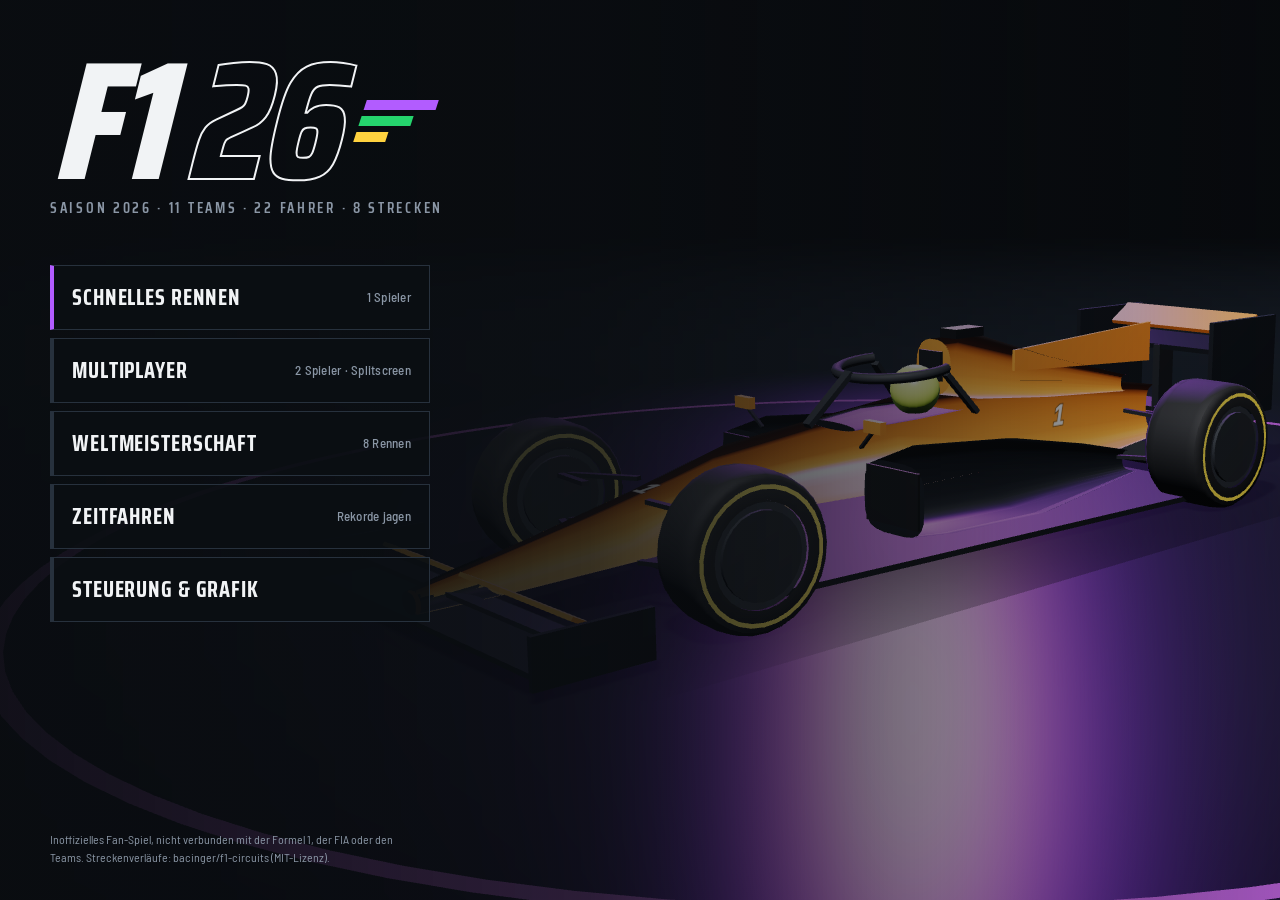
<file: f1/index.html>
<!doctype html>
<html lang="de">
<head>
<meta charset="utf-8">
<meta name="viewport" content="width=device-width, initial-scale=1, viewport-fit=cover">
<title>F1 26</title>
<link rel="icon" href="data:,">
<link rel="preconnect" href="https://fonts.googleapis.com">
<link rel="preconnect" href="https://fonts.gstatic.com" crossorigin>
<link rel="stylesheet" href="https://fonts.googleapis.com/css2?family=Saira+Condensed:ital,wght@0,500;0,700;0,800;1,800&family=Barlow+Semi+Condensed:wght@400;500;600;700&display=swap">
<link rel="stylesheet" href="style.css">
<script type="importmap">{"imports":{"three":"../lib/three.module.min.js"}}</script>
</head>
<body>
<canvas id="gl"></canvas>

<div id="hud" hidden>
  <div id="tower"><div class="tw-head"><span id="tw-lap">RUNDE 1/3</span><span id="tw-track"></span></div><ol id="tw-list"></ol></div>
  <canvas id="minimap" width="240" height="240"></canvas>
  <div id="lights" hidden><i></i><i></i><i></i><i></i><i></i></div>
  <div class="pl" id="pl0"></div>
  <div class="pl" id="pl1" hidden></div>
  <div id="touch" hidden>
    <div class="tz left"><button data-k="left" aria-label="Links">&#9664;</button><button data-k="right" aria-label="Rechts">&#9654;</button></div>
    <div class="tz right"><button data-k="boost" class="sm">BOOST</button><button data-k="down" class="sm">BREMSE</button><button data-k="up">GAS</button></div>
  </div>
  <button id="pause-btn" aria-label="Pause">II</button>
  <div id="rotate">Handy quer halten</div>
</div>

<div id="screen" class="screen"></div>
<div id="fade"></div>

<script type="module" src="js/main.js"></script>
</body>
</html>
</file>
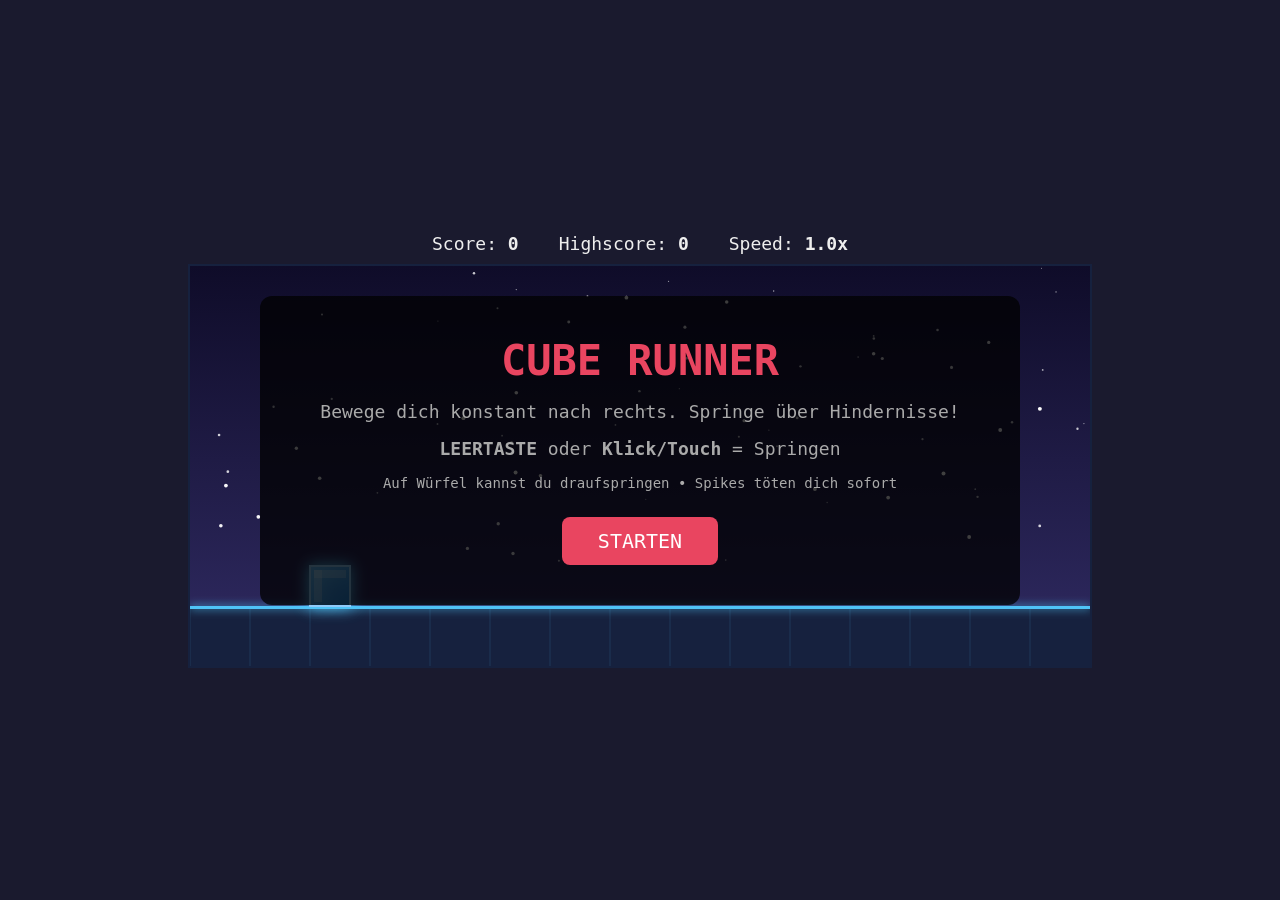
<file: game.html>
<!DOCTYPE html>
<html lang="de">
<head>
<meta charset="UTF-8">
<title>Cube Runner</title>
<style>
  * { margin: 0; padding: 0; box-sizing: border-box; }
  body { background: #1a1a2e; display: flex; flex-direction: column; align-items: center; justify-content: center; height: 100vh; font-family: monospace; }
  canvas { border: 2px solid #16213e; display: block; }
  #ui { color: #eee; margin-bottom: 10px; font-size: 18px; display: flex; gap: 40px; }
  #overlay {
    position: absolute; display: flex; flex-direction: column; align-items: center; justify-content: center;
    background: rgba(0,0,0,0.75); color: white; font-family: monospace; border-radius: 12px;
    padding: 40px 60px; gap: 16px;
  }
  #overlay h1 { font-size: 42px; color: #e94560; }
  #overlay p { font-size: 18px; color: #aaa; }
  #overlay .score { font-size: 28px; color: #f5a623; }
  #overlay button {
    margin-top: 10px; padding: 12px 36px; font-size: 20px; font-family: monospace;
    background: #e94560; color: white; border: none; border-radius: 8px; cursor: pointer;
    transition: background 0.2s;
  }
  #overlay button:hover { background: #c73652; }
</style>
</head>
<body>
<div id="ui">
  <span>Score: <b id="score">0</b></span>
  <span>Highscore: <b id="highscore">0</b></span>
  <span>Speed: <b id="speed">1.0x</b></span>
</div>
<canvas id="c" width="900" height="400"></canvas>
<div id="overlay">
  <h1>CUBE RUNNER</h1>
  <p>Bewege dich konstant nach rechts. Springe über Hindernisse!</p>
  <p><b>LEERTASTE</b> oder <b>Klick/Touch</b> = Springen</p>
  <p style="color:#aaa;font-size:14px">Auf Würfel kannst du draufspringen • Spikes töten dich sofort</p>
  <button id="startBtn">STARTEN</button>
</div>

<script>
const canvas = document.getElementById('c');
const ctx = canvas.getContext('2d');
const overlay = document.getElementById('overlay');
const scoreEl = document.getElementById('score');
const highscoreEl = document.getElementById('highscore');
const speedEl = document.getElementById('speed');
const startBtn = document.getElementById('startBtn');

const W = canvas.width, H = canvas.height;
const GROUND = H - 60;
const TILE = 40;

let state = 'menu'; // menu | playing | dead
let score = 0, highscore = 0, frameCount = 0;
let gameSpeed = 4;
let bgOffset = 0;

// Player
const player = {
  x: 120, y: GROUND - TILE,
  w: TILE, h: TILE,
  vy: 0,
  onGround: false,
  jumpsLeft: 0,
  dead: false,
  deathAnim: 0,
  trail: []
};

let obstacles = [];
let particles = [];
let stars = [];

// Generate background stars once
for (let i = 0; i < 80; i++) {
  stars.push({ x: Math.random() * W, y: Math.random() * (H - 100), r: Math.random() * 1.5 + 0.5, speed: Math.random() * 0.5 + 0.2 });
}

function reset() {
  player.x = 120;
  player.y = GROUND - TILE;
  player.vy = 0;
  player.onGround = false;
  player.jumpsLeft = 0;
  player.dead = false;
  player.deathAnim = 0;
  player.trail = [];
  obstacles = [];
  particles = [];
  score = 0;
  frameCount = 0;
  gameSpeed = 4;
  bgOffset = 0;
  spawnTimer = 0;
  nextSpawnIn = 60;
}

let spawnTimer = 0;
let nextSpawnIn = 60;

function difficulty() {
  // Increases every 500 score
  return 1 + Math.floor(score / 500) * 0.15;
}

function spawnObstacle() {
  const diff = difficulty();
  const rng = Math.random();
  const sx = W + 60;

  // At higher difficulties, allow more complex patterns
  if (diff > 1.6 && Math.random() < 0.3) {
    // Double obstacle
    spawnSingle(sx);
    spawnSingle(sx + TILE * 2.5 + Math.random() * TILE);
  } else {
    spawnSingle(sx);
  }
}

function spawnSingle(sx) {
  const diff = difficulty();
  const rng = Math.random();
  // spike chance increases with difficulty
  const spikeChance = Math.min(0.5, 0.2 + (diff - 1) * 0.3);

  if (rng < spikeChance) {
    // Spike (deadly, can't jump on)
    const count = Math.random() < 0.4 && diff > 1.3 ? 2 : 1;
    obstacles.push({ type: 'spike', x: sx, y: GROUND - 34, w: 24 * count, h: 34, count });
  } else {
    // Cube obstacle (can jump on top)
    const tall = diff > 1.5 && Math.random() < 0.3;
    const cubeH = tall ? TILE * 2 : TILE;
    obstacles.push({ type: 'cube', x: sx, y: GROUND - cubeH, w: TILE, h: cubeH });
  }
}

function jump() {
  if (state !== 'playing') return;
  if (player.jumpsLeft > 0) {
    player.vy = -13;
    player.jumpsLeft--;
    spawnParticles(player.x + player.w / 2, player.y + player.h, '#88aaff', 8);
  }
}

function spawnParticles(x, y, color, count) {
  for (let i = 0; i < count; i++) {
    particles.push({
      x, y,
      vx: (Math.random() - 0.5) * 5,
      vy: Math.random() * -4 - 1,
      life: 30 + Math.random() * 20,
      maxLife: 50,
      color,
      r: Math.random() * 4 + 2
    });
  }
}

function deathExplosion() {
  for (let i = 0; i < 30; i++) {
    const angle = (Math.PI * 2 * i) / 30;
    particles.push({
      x: player.x + player.w / 2,
      y: player.y + player.h / 2,
      vx: Math.cos(angle) * (Math.random() * 6 + 2),
      vy: Math.sin(angle) * (Math.random() * 6 + 2),
      life: 50,
      maxLife: 50,
      color: `hsl(${Math.random() * 60}, 100%, 60%)`,
      r: Math.random() * 6 + 2
    });
  }
}

function checkCollision(a, b) {
  return a.x < b.x + b.w && a.x + a.w > b.x && a.y < b.y + b.h && a.y + a.h > b.y;
}

function update() {
  if (state !== 'playing') return;

  frameCount++;
  score += 1;
  scoreEl.textContent = score;

  const diff = difficulty();
  gameSpeed = 4 + (diff - 1) * 3;
  speedEl.textContent = diff.toFixed(1) + 'x';

  bgOffset = (bgOffset + gameSpeed * 0.3) % W;

  // Gravity
  player.vy += 0.6;
  player.y += player.vy;
  player.onGround = false;

  // Trail
  player.trail.push({ x: player.x + player.w / 2, y: player.y + player.h / 2 });
  if (player.trail.length > 12) player.trail.shift();

  // Ground collision
  if (player.y + player.h >= GROUND) {
    player.y = GROUND - player.h;
    player.vy = 0;
    player.onGround = true;
    player.jumpsLeft = 2; // double jump allowed
  }

  // Spawn obstacles
  spawnTimer++;
  if (spawnTimer >= nextSpawnIn) {
    spawnTimer = 0;
    // Gap between obstacles shrinks with difficulty
    nextSpawnIn = Math.max(40, 90 - diff * 20 + Math.random() * 30);
    spawnObstacle();
  }

  // Update obstacles
  for (let i = obstacles.length - 1; i >= 0; i--) {
    const o = obstacles[i];
    o.x -= gameSpeed;
    if (o.x + o.w < -100) { obstacles.splice(i, 1); continue; }

    if (player.dead) continue;

    if (o.type === 'spike') {
      // Build spike hitbox (slightly smaller than visual)
      const hitbox = { x: o.x + 4, y: o.y + 4, w: o.w - 8, h: o.h - 4 };
      if (checkCollision({ x: player.x, y: player.y, w: player.w, h: player.h }, hitbox)) {
        killPlayer();
      }
    } else if (o.type === 'cube') {
      if (checkCollision({ x: player.x + 2, y: player.y, w: player.w - 4, h: player.h }, o)) {
        // Land on top?
        const prevBottom = player.y + player.h - player.vy;
        if (prevBottom <= o.y + 4 && player.vy >= 0) {
          player.y = o.y - player.h;
          player.vy = 0;
          player.onGround = true;
          player.jumpsLeft = 2;
        } else {
          // Side / bottom collision = death
          killPlayer();
        }
      }
    }
  }

  // Particles
  for (let i = particles.length - 1; i >= 0; i--) {
    const p = particles[i];
    p.x += p.vx;
    p.y += p.vy;
    p.vy += 0.15;
    p.life--;
    if (p.life <= 0) particles.splice(i, 1);
  }

  // Stars parallax
  for (const s of stars) {
    s.x -= s.speed * (gameSpeed / 4);
    if (s.x < 0) s.x = W;
  }

  if (player.dead) {
    player.deathAnim++;
    if (player.deathAnim > 80) showDead();
  }
}

function killPlayer() {
  if (player.dead) return;
  player.dead = true;
  deathExplosion();
  if (score > highscore) { highscore = score; highscoreEl.textContent = highscore; }
}

function showDead() {
  state = 'dead';
  overlay.style.display = 'flex';
  overlay.innerHTML = `
    <h1>GAME OVER</h1>
    <div class="score">Score: ${score}</div>
    <div class="score" style="color:#aaf">Highscore: ${highscore}</div>
    <p>Distanz: ${Math.floor(score / 10)}m • Speed: ${difficulty().toFixed(1)}x</p>
    <button id="startBtn">NOCHMAL</button>
  `;
  document.getElementById('startBtn').addEventListener('click', startGame);
}

function startGame() {
  overlay.style.display = 'none';
  reset();
  state = 'playing';
}

// Drawing
function drawBackground() {
  // Sky gradient
  const grad = ctx.createLinearGradient(0, 0, 0, H);
  grad.addColorStop(0, '#0f0c29');
  grad.addColorStop(1, '#302b63');
  ctx.fillStyle = grad;
  ctx.fillRect(0, 0, W, H);

  // Stars
  for (const s of stars) {
    ctx.beginPath();
    ctx.arc(s.x, s.y, s.r, 0, Math.PI * 2);
    ctx.fillStyle = `rgba(255,255,255,${0.4 + s.r * 0.3})`;
    ctx.fill();
  }

  // Ground
  ctx.fillStyle = '#16213e';
  ctx.fillRect(0, GROUND, W, H - GROUND);

  // Ground line with glow
  ctx.shadowBlur = 8;
  ctx.shadowColor = '#4fc3f7';
  ctx.fillStyle = '#4fc3f7';
  ctx.fillRect(0, GROUND, W, 3);
  ctx.shadowBlur = 0;

  // Ground tiles
  const tileW = 60;
  const offset = bgOffset % tileW;
  ctx.strokeStyle = 'rgba(79,195,247,0.15)';
  ctx.lineWidth = 1;
  for (let x = -offset; x < W; x += tileW) {
    ctx.beginPath();
    ctx.moveTo(x, GROUND);
    ctx.lineTo(x, H);
    ctx.stroke();
  }
}

function drawPlayer() {
  if (player.dead && player.deathAnim > 5) return;

  // Trail
  for (let i = 0; i < player.trail.length; i++) {
    const t = player.trail[i];
    const alpha = (i / player.trail.length) * 0.4;
    const size = (i / player.trail.length) * player.w * 0.7;
    ctx.fillStyle = `rgba(100,160,255,${alpha})`;
    ctx.fillRect(t.x - size / 2, t.y - size / 2, size, size);
  }

  // Glow
  ctx.shadowBlur = 15;
  ctx.shadowColor = '#4fc3f7';

  // Player cube
  const grad = ctx.createLinearGradient(player.x, player.y, player.x + player.w, player.y + player.h);
  grad.addColorStop(0, '#64b5f6');
  grad.addColorStop(1, '#1976d2');
  ctx.fillStyle = grad;
  ctx.fillRect(player.x, player.y, player.w, player.h);

  // Shine
  ctx.fillStyle = 'rgba(255,255,255,0.25)';
  ctx.fillRect(player.x + 4, player.y + 4, player.w - 8, 8);
  ctx.fillRect(player.x + 4, player.y + 4, 8, player.h - 8);

  // Border
  ctx.strokeStyle = '#90caf9';
  ctx.lineWidth = 2;
  ctx.strokeRect(player.x, player.y, player.w, player.h);

  ctx.shadowBlur = 0;
}

function drawObstacles() {
  for (const o of obstacles) {
    if (o.type === 'cube') {
      ctx.shadowBlur = 10;
      ctx.shadowColor = '#ff7043';
      const g = ctx.createLinearGradient(o.x, o.y, o.x + o.w, o.y + o.h);
      g.addColorStop(0, '#ef5350');
      g.addColorStop(1, '#b71c1c');
      ctx.fillStyle = g;
      ctx.fillRect(o.x, o.y, o.w, o.h);
      ctx.fillStyle = 'rgba(255,255,255,0.2)';
      ctx.fillRect(o.x + 3, o.y + 3, o.w - 6, 7);
      ctx.strokeStyle = '#ff8a65';
      ctx.lineWidth = 2;
      ctx.strokeRect(o.x, o.y, o.w, o.h);
      ctx.shadowBlur = 0;
    } else if (o.type === 'spike') {
      ctx.shadowBlur = 10;
      ctx.shadowColor = '#ffd600';
      const count = o.count || 1;
      const sw = 24;
      for (let i = 0; i < count; i++) {
        const sx = o.x + i * sw;
        ctx.beginPath();
        ctx.moveTo(sx, GROUND);
        ctx.lineTo(sx + sw / 2, GROUND - 34);
        ctx.lineTo(sx + sw, GROUND);
        ctx.closePath();
        const sg = ctx.createLinearGradient(sx, GROUND - 34, sx, GROUND);
        sg.addColorStop(0, '#fff176');
        sg.addColorStop(1, '#f9a825');
        ctx.fillStyle = sg;
        ctx.fill();
        ctx.strokeStyle = '#ffd600';
        ctx.lineWidth = 1.5;
        ctx.stroke();
      }
      ctx.shadowBlur = 0;
    }
  }
}

function drawParticles() {
  for (const p of particles) {
    const alpha = p.life / p.maxLife;
    ctx.globalAlpha = alpha;
    ctx.fillStyle = p.color;
    ctx.beginPath();
    ctx.arc(p.x, p.y, p.r * alpha, 0, Math.PI * 2);
    ctx.fill();
  }
  ctx.globalAlpha = 1;
}

function drawHUD() {
  // Speed bar
  const diff = difficulty();
  const barW = 150, barH = 12;
  const bx = W - barW - 20, by = 10;
  ctx.fillStyle = 'rgba(0,0,0,0.4)';
  ctx.fillRect(bx, by, barW, barH);
  const prog = Math.min(1, (diff - 1) / 2);
  const hue = 120 - prog * 120;
  ctx.fillStyle = `hsl(${hue},100%,50%)`;
  ctx.fillRect(bx, by, barW * prog, barH);
  ctx.strokeStyle = '#555';
  ctx.lineWidth = 1;
  ctx.strokeRect(bx, by, barW, barH);
  ctx.fillStyle = '#fff';
  ctx.font = '10px monospace';
  ctx.fillText('DANGER', bx + 50, by + 10);
}

function draw() {
  ctx.clearRect(0, 0, W, H);
  drawBackground();
  drawObstacles();
  drawParticles();
  drawPlayer();
  if (state === 'playing') drawHUD();
}

function loop() {
  update();
  draw();
  requestAnimationFrame(loop);
}

// Input
document.addEventListener('keydown', e => {
  if (e.code === 'Space') { e.preventDefault(); jump(); }
  if (state === 'menu' || state === 'dead') return;
});

canvas.addEventListener('click', () => jump());
canvas.addEventListener('touchstart', e => { e.preventDefault(); jump(); }, { passive: false });

startBtn.addEventListener('click', startGame);

loop();
</script>
</body>
</html>
</file>
<file: f1/style.css>
/* F1 26 – Boxenmauer-Optik: dunkler Asphalt, Zeitenturm, Sektor-Lila als Akzent */
:root {
  --bg: #0a0d11;
  --panel: rgba(11, 14, 19, 0.86);
  --panel-solid: #121820;
  --raise: #1a222c;
  --line: #27313d;
  --fg: #f1f3f5;
  --muted: #8b97a6;
  --purple: #b25cff;     /* schnellste Zeit */
  --green: #25d46d;      /* persönliche Bestzeit */
  --yellow: #ffd23f;
  --red: #ff2b2b;        /* Startampel, Strafen */
  --accent: var(--purple);
  --display: 'Saira Condensed', 'Arial Narrow', 'Roboto Condensed', sans-serif;
  --body: 'Barlow Semi Condensed', 'Arial Narrow', 'Segoe UI', sans-serif;
  color-scheme: dark;
}
* { box-sizing: border-box; }
html, body { margin: 0; height: 100%; overflow: hidden; background: var(--bg); color: var(--fg); font-family: var(--body); -webkit-user-select: none; user-select: none; }
canvas#gl { position: fixed; inset: 0; width: 100%; height: 100%; display: block; }
[hidden] { display: none !important; }
button { font: inherit; color: inherit; }
button:focus-visible, .card:focus-visible { outline: 2px solid var(--accent); outline-offset: 2px; }

/* ---------- Bildschirme / Menüs ---------- */
.screen { position: fixed; inset: 0; z-index: 20; overflow-y: auto; padding: max(16px, env(safe-area-inset-top)) 16px max(16px, env(safe-area-inset-bottom)); }
.screen:empty { display: none; }
.screen.dim { background: linear-gradient(90deg, rgba(10, 13, 17, 0.96) 0%, rgba(10, 13, 17, 0.82) 46%, rgba(10, 13, 17, 0.2) 100%); }
.screen.solid { background: rgba(10, 13, 17, 0.94); }
#fade { position: fixed; inset: 0; background: #000; opacity: 0; pointer-events: none; transition: opacity 0.35s; z-index: 40; }
#fade.on { opacity: 1; }

.wrap { max-width: 1180px; margin: 0 auto; display: flex; flex-direction: column; gap: 18px; min-height: 100%; }
.title-block { display: flex; flex-direction: column; gap: 6px; padding-top: 4vh; }
.logo { font-family: var(--display); font-style: italic; font-weight: 800; font-size: clamp(72px, 14vw, 168px); line-height: 0.82; letter-spacing: -0.02em; margin: 0; display: flex; align-items: baseline; gap: 0.12em; }
.logo .yr { color: transparent; -webkit-text-stroke: 2px var(--fg); }
.logo .stripes { display: inline-flex; flex-direction: column; gap: 6px; transform: skewX(-18deg); margin-left: 6px; align-self: center; }
.logo .stripes i { display: block; height: 10px; width: 72px; background: var(--accent); }
.logo .stripes i:nth-child(2) { width: 52px; background: var(--green); }
.logo .stripes i:nth-child(3) { width: 32px; background: var(--yellow); }
.sub { font-family: var(--display); font-weight: 600; letter-spacing: 0.18em; text-transform: uppercase; color: var(--muted); font-size: 15px; margin: 0; }
.menu { display: flex; flex-direction: column; gap: 8px; max-width: 380px; margin-top: 3vh; }
.mbtn { display: flex; align-items: center; justify-content: space-between; gap: 12px; padding: 14px 18px; background: var(--panel); border: 1px solid var(--line); border-left: 4px solid var(--line); cursor: pointer; font-family: var(--display); font-weight: 700; font-size: 22px; letter-spacing: 0.04em; text-transform: uppercase; text-align: left; transition: border-color 0.15s, background 0.15s, transform 0.15s; }
.mbtn small { font-family: var(--body); font-weight: 500; font-size: 13px; letter-spacing: 0.02em; color: var(--muted); text-transform: none; }
.mbtn:hover, .mbtn:focus-visible { border-left-color: var(--accent); background: var(--raise); transform: translateX(4px); }
.mbtn.primary { border-left-color: var(--accent); }
.foot { margin-top: auto; color: var(--muted); font-size: 12px; line-height: 1.5; max-width: 62ch; padding-bottom: 6px; }

.head { display: flex; align-items: flex-end; justify-content: space-between; gap: 12px; flex-wrap: wrap; padding-top: 8px; }
.h1 { font-family: var(--display); font-style: italic; font-weight: 800; font-size: clamp(30px, 5vw, 46px); line-height: 1; margin: 0; text-transform: uppercase; text-wrap: balance; }
.eyebrow { font-family: var(--display); font-weight: 700; letter-spacing: 0.2em; text-transform: uppercase; color: var(--accent); font-size: 13px; margin: 0 0 4px; }
.back { background: none; border: 1px solid var(--line); padding: 8px 14px; cursor: pointer; font-family: var(--display); font-weight: 700; letter-spacing: 0.08em; text-transform: uppercase; }
.back:hover { border-color: var(--fg); }

/* Fahrer- und Teamauswahl */
.teams { display: grid; grid-template-columns: repeat(auto-fill, minmax(min(100%, 250px), 1fr)); gap: 10px; }
.team { background: var(--panel); border: 1px solid var(--line); display: flex; flex-direction: column; min-width: 0; }
.team-h { display: flex; align-items: center; gap: 10px; padding: 10px 12px 8px; border-top: 4px solid var(--tc); }
.team-h b { font-family: var(--display); font-weight: 800; font-style: italic; font-size: 20px; text-transform: uppercase; letter-spacing: 0.02em; }
.team-h span { margin-left: auto; color: var(--muted); font-size: 12px; white-space: nowrap; }
.drv { display: grid; grid-template-columns: 44px 1fr auto; align-items: center; gap: 8px; padding: 8px 12px; border: 0; border-top: 1px solid var(--line); background: none; cursor: pointer; text-align: left; }
.drv:hover, .drv:focus-visible { background: var(--raise); }
.drv.sel { background: color-mix(in srgb, var(--tc) 22%, transparent); }
.drv.taken { opacity: 0.35; pointer-events: none; }
.drv .num { font-family: var(--display); font-style: italic; font-weight: 800; font-size: 26px; color: var(--tc); line-height: 1; text-align: center; }
.drv .nm { font-size: 15px; line-height: 1.15; min-width: 0; }
.drv .nm b { display: block; font-family: var(--display); font-weight: 700; font-size: 19px; text-transform: uppercase; letter-spacing: 0.02em; }
.drv .nat { font-size: 12px; color: var(--muted); letter-spacing: 0.08em; }
.bar-actions { position: sticky; bottom: 0; display: flex; gap: 10px; align-items: center; justify-content: flex-end; flex-wrap: wrap; padding: 12px 0 4px; background: linear-gradient(transparent, var(--bg) 40%); }
.go { background: var(--accent); color: #fff; border: 0; padding: 14px 26px; cursor: pointer; font-family: var(--display); font-style: italic; font-weight: 800; font-size: 22px; letter-spacing: 0.04em; text-transform: uppercase; }
.go:disabled { opacity: 0.4; cursor: default; }
.go:not(:disabled):hover { filter: brightness(1.12); }
.pick-info { margin-right: auto; color: var(--muted); font-size: 15px; }
.pick-info b { color: var(--fg); }

/* Rennen einstellen */
.tracks { display: grid; grid-template-columns: repeat(auto-fill, minmax(min(100%, 210px), 1fr)); gap: 10px; }
.card { background: var(--panel); border: 1px solid var(--line); padding: 10px 12px 12px; cursor: pointer; text-align: left; display: flex; flex-direction: column; gap: 4px; min-width: 0; }
.card:hover { border-color: #3a4757; }
.card.sel { border-color: var(--accent); box-shadow: inset 0 0 0 1px var(--accent); }
.card canvas { width: 100%; aspect-ratio: 2.2 / 1; display: block; }
.card .gp { font-family: var(--display); font-weight: 700; text-transform: uppercase; letter-spacing: 0.06em; font-size: 12px; color: var(--muted); }
.card .tn { font-family: var(--display); font-weight: 800; font-style: italic; text-transform: uppercase; font-size: 21px; line-height: 1.05; }
.card .ti { font-size: 13px; color: var(--muted); line-height: 1.3; }
.card .tl { font-variant-numeric: tabular-nums; font-size: 13px; }
.opts { display: grid; grid-template-columns: repeat(auto-fill, minmax(min(100%, 260px), 1fr)); gap: 10px; }
.opt { background: var(--panel); border: 1px solid var(--line); padding: 10px 12px; display: flex; flex-direction: column; gap: 8px; min-width: 0; }
.opt > span { font-family: var(--display); font-weight: 700; letter-spacing: 0.12em; text-transform: uppercase; font-size: 13px; color: var(--muted); }
.seg { display: flex; flex-wrap: wrap; gap: 4px; }
.seg button { flex: 1 1 auto; background: var(--raise); border: 1px solid var(--line); padding: 8px 10px; cursor: pointer; font-family: var(--display); font-weight: 700; font-size: 16px; text-transform: uppercase; letter-spacing: 0.04em; min-width: 48px; }
.seg button.on { background: var(--accent); border-color: var(--accent); color: #fff; }
.tyre-dot { display: inline-block; width: 12px; height: 12px; border-radius: 50%; border: 3px solid currentColor; vertical-align: -1px; margin-right: 6px; }

/* Tabellen (Ergebnis, WM-Stand) */
.tbl-wrap { overflow-x: auto; background: var(--panel); border: 1px solid var(--line); }
table { width: 100%; border-collapse: collapse; font-variant-numeric: tabular-nums; font-size: 15px; }
th { text-align: left; font-family: var(--display); font-weight: 700; letter-spacing: 0.12em; text-transform: uppercase; font-size: 12px; color: var(--muted); padding: 8px 10px; border-bottom: 1px solid var(--line); white-space: nowrap; }
td { padding: 6px 10px; border-bottom: 1px solid rgba(39, 49, 61, 0.6); white-space: nowrap; }
td.p { font-family: var(--display); font-weight: 800; font-size: 18px; width: 40px; }
td .tc { display: inline-block; width: 4px; height: 16px; background: var(--tc); vertical-align: -3px; margin-right: 8px; }
tr.me td { background: color-mix(in srgb, var(--accent) 18%, transparent); }
td.pts { font-weight: 700; text-align: right; }
td.fl { color: var(--purple); font-weight: 700; }
.tabs { display: flex; gap: 4px; }
.cols { display: grid; grid-template-columns: repeat(auto-fit, minmax(min(100%, 420px), 1fr)); gap: 14px; align-items: start; }
.cal { display: grid; grid-template-columns: repeat(auto-fill, minmax(min(100%, 200px), 1fr)); gap: 8px; }
.cal .rd { background: var(--panel); border: 1px solid var(--line); padding: 8px 10px; display: flex; flex-direction: column; gap: 2px; }
.cal .rd.next { border-color: var(--accent); }
.cal .rd.done { opacity: 0.75; }
.cal .rd small { color: var(--muted); font-family: var(--display); font-weight: 700; letter-spacing: 0.1em; text-transform: uppercase; }
.cal .rd b { font-family: var(--display); font-style: italic; font-weight: 800; text-transform: uppercase; font-size: 18px; }
.champ { font-family: var(--display); font-style: italic; font-weight: 800; font-size: clamp(40px, 8vw, 84px); text-transform: uppercase; line-height: 0.95; margin: 0; }

/* Ladebildschirm */
.loading { display: flex; flex-direction: column; justify-content: flex-end; min-height: 100%; gap: 6px; padding-bottom: 8vh; max-width: 1180px; margin: 0 auto; }
.loading .gp { font-family: var(--display); font-weight: 700; letter-spacing: 0.2em; text-transform: uppercase; color: var(--accent); }
.loading .tn { font-family: var(--display); font-style: italic; font-weight: 800; font-size: clamp(44px, 9vw, 110px); line-height: 0.9; text-transform: uppercase; margin: 0; }
.loading .ti { color: var(--muted); font-size: 18px; }
.loading .bar { height: 4px; background: var(--line); max-width: 420px; margin-top: 18px; overflow: hidden; }
.loading .bar i { display: block; height: 100%; width: 40%; background: var(--accent); animation: load 1s linear infinite; }
@keyframes load { from { transform: translateX(-100%); } to { transform: translateX(260%); } }

/* Steuerung */
.keys { display: grid; grid-template-columns: repeat(auto-fit, minmax(min(100%, 300px), 1fr)); gap: 14px; }
.keys .opt div { display: flex; justify-content: space-between; gap: 10px; font-size: 15px; border-bottom: 1px solid rgba(39, 49, 61, 0.6); padding: 5px 0; }
kbd { font-family: var(--body); font-weight: 700; background: var(--raise); border: 1px solid var(--line); border-bottom-width: 3px; padding: 1px 7px; font-size: 13px; }

/* ---------- HUD ---------- */
#hud { position: fixed; inset: 0; pointer-events: none; z-index: 10; font-variant-numeric: tabular-nums; }
#tower { position: absolute; left: 12px; top: 12px; width: 196px; background: var(--panel); border: 1px solid var(--line); font-size: 13px; }
.tw-head { display: flex; justify-content: space-between; gap: 6px; padding: 6px 8px; background: #000; font-family: var(--display); font-weight: 800; font-style: italic; letter-spacing: 0.04em; }
.tw-head #tw-track { color: var(--muted); font-style: normal; font-weight: 600; font-size: 11px; letter-spacing: 0.12em; align-self: center; }
#tw-list { list-style: none; margin: 0; padding: 0; }
#tw-list li { display: grid; grid-template-columns: 20px 4px 34px 1fr 12px; align-items: center; gap: 6px; padding: 1px 8px 1px 6px; height: 19px; border-top: 1px solid rgba(255, 255, 255, 0.04); }
#tw-list li b { font-family: var(--display); font-weight: 800; text-align: right; }
#tw-list li i { display: block; width: 4px; height: 13px; background: var(--tc); }
#tw-list li span { font-family: var(--display); font-weight: 700; letter-spacing: 0.04em; }
#tw-list li em { font-style: normal; text-align: right; color: #c9d1da; font-size: 12px; }
#tw-list li u { text-decoration: none; width: 10px; height: 10px; border-radius: 50%; border: 2px solid var(--cc); }
#tw-list li.me { background: color-mix(in srgb, var(--accent) 35%, transparent); }
#tw-list li.out { color: var(--muted); }
#tower.compact #tw-list li:not(.show) { display: none; }
#minimap { position: absolute; right: 12px; top: 12px; width: 180px; height: 180px; }
#lights { position: absolute; left: 50%; top: 12%; transform: translateX(-50%); display: flex; gap: 10px; padding: 12px 14px; background: #050608; border: 1px solid var(--line); }
#lights i { width: 44px; height: 44px; border-radius: 50%; background: #2a0c0c; box-shadow: inset 0 -4px 8px rgba(0, 0, 0, 0.6); }
#lights i.on { background: radial-gradient(circle at 40% 35%, #ff8a8a, var(--red) 45%, #a00 100%); box-shadow: 0 0 24px rgba(255, 30, 30, 0.8); }
#pause-btn { position: absolute; top: 12px; left: 50%; transform: translateX(-50%); pointer-events: auto; background: var(--panel); border: 1px solid var(--line); width: 40px; height: 34px; font-family: var(--display); font-weight: 800; cursor: pointer; }

.pl { position: absolute; }
.pl .msg { position: absolute; left: 50%; top: 26%; transform: translateX(-50%) skewX(-8deg); font-family: var(--display); font-style: italic; font-weight: 800; font-size: clamp(26px, 4.5vw, 52px); text-transform: uppercase; letter-spacing: 0.02em; white-space: nowrap; text-shadow: 0 2px 14px rgba(0, 0, 0, 0.7); opacity: 0; transition: opacity 0.25s; }
.pl .msg.show { opacity: 1; }
.pl .msg.purple { color: var(--purple); } .pl .msg.warn { color: var(--yellow); } .pl .msg.pen { color: var(--red); } .pl .msg.go { color: var(--green); }
.pl .info { position: absolute; left: 12px; bottom: 12px; background: var(--panel); border: 1px solid var(--line); padding: 8px 12px; min-width: 186px; display: flex; flex-direction: column; gap: 3px; }
.pl .pos { display: flex; align-items: baseline; gap: 4px; font-family: var(--display); font-style: italic; font-weight: 800; }
.pl .pos b { font-size: 46px; line-height: 0.9; }
.pl .pos small { font-size: 18px; color: var(--muted); }
.pl .pos span { margin-left: auto; font-size: 15px; font-style: normal; color: var(--muted); letter-spacing: 0.08em; }
.pl .who { font-family: var(--display); font-weight: 700; letter-spacing: 0.06em; text-transform: uppercase; font-size: 13px; border-left: 3px solid var(--tc); padding-left: 6px; }
.pl .row { display: flex; justify-content: space-between; gap: 10px; font-size: 14px; }
.pl .row span { color: var(--muted); }
.pl .row b.purple { color: var(--purple); }
.pl .row b.inv { color: var(--red); text-decoration: line-through; }
.pl .secs { display: grid; grid-template-columns: repeat(3, 1fr); gap: 3px; margin-top: 3px; }
.pl .secs i { height: 5px; background: #3a4350; }
.pl .secs i.yellow { background: var(--yellow); } .pl .secs i.green { background: var(--green); } .pl .secs i.purple { background: var(--purple); }
.pl .dash { position: absolute; right: 12px; bottom: 12px; background: var(--panel); border: 1px solid var(--line); padding: 8px 12px 10px; width: 236px; display: flex; flex-direction: column; gap: 6px; }
.pl .leds { display: grid; grid-template-columns: repeat(15, 1fr); gap: 3px; }
.pl .leds i { height: 7px; background: #20262e; }
.pl .leds i.g { background: #2bd96b; } .pl .leds i.r { background: #ff3030; } .pl .leds i.b { background: #3d8bff; }
.pl .spd { display: flex; align-items: flex-end; justify-content: space-between; }
.pl .gear { font-family: var(--display); font-weight: 800; font-size: 56px; line-height: 0.85; width: 46px; text-align: center; border: 2px solid var(--line); padding: 4px 0 2px; }
.pl .kmh { text-align: right; font-family: var(--display); font-weight: 800; font-size: 50px; line-height: 0.85; }
.pl .kmh small { display: block; font-size: 13px; color: var(--muted); letter-spacing: 0.16em; font-weight: 600; }
.pl .batt { position: relative; height: 16px; background: #20262e; overflow: hidden; }
.pl .batt i { position: absolute; inset: 0 auto 0 0; background: linear-gradient(90deg, #1f8fff, #3fd0ff); }
.pl .batt span { position: absolute; inset: 0; display: flex; align-items: center; justify-content: center; font-family: var(--display); font-weight: 800; font-size: 12px; letter-spacing: 0.16em; }
.pl .batt.on i { background: linear-gradient(90deg, #ffd23f, #ff9d00); }
.pl .batt.ot i { background: linear-gradient(90deg, var(--purple), #e07bff); }
.pl .tyre { display: flex; justify-content: space-between; font-size: 13px; color: var(--muted); }

#touch .tz { position: absolute; bottom: 18px; display: flex; gap: 10px; pointer-events: auto; }
#touch .left { left: 14px; } #touch .right { right: 14px; align-items: flex-end; }
#touch button { width: 76px; height: 76px; background: rgba(12, 15, 20, 0.55); border: 2px solid rgba(255, 255, 255, 0.25); color: #fff; font-family: var(--display); font-weight: 800; font-size: 24px; touch-action: none; }
#touch button.sm { width: 66px; height: 54px; font-size: 13px; letter-spacing: 0.06em; }
#touch button.act { background: rgba(178, 92, 255, 0.55); }

@media (max-width: 720px) {
  #tower { width: 150px; font-size: 11px; }
  #tw-list li { height: 16px; grid-template-columns: 16px 3px 30px 1fr 10px; gap: 4px; }
  #minimap { width: 110px; height: 110px; }
  .pl .info { min-width: 0; padding: 6px 8px; }
  .pl .pos b { font-size: 34px; }
  .pl .dash { width: 170px; }
  .pl .gear { font-size: 40px; width: 36px; }
  .pl .kmh { font-size: 36px; }
  #lights i { width: 30px; height: 30px; }
}
body.touch .pl .dash { bottom: 108px; }
#rotate { display: none; }
@media (orientation: portrait) and (pointer: coarse) {
  #rotate { position: absolute; inset: 0; display: flex; align-items: center; justify-content: center; text-align: center; padding: 24px; background: rgba(10, 13, 17, 0.92); font-family: var(--display); font-weight: 800; font-style: italic; font-size: 30px; text-transform: uppercase; pointer-events: auto; z-index: 5; }
}
/* Handy quer: kompakte Anzeige zwischen den Touch-Tasten */
@media (max-height: 520px) {
  #tower { width: 136px; font-size: 11px; left: 8px; top: 8px; }
  #tw-list li { height: 15px; grid-template-columns: 16px 3px 30px 1fr 10px; gap: 4px; }
  #minimap { width: 92px; height: 92px; right: 8px; top: 8px; }
  #pause-btn { left: auto; right: 108px; transform: none; top: 8px; }
  #lights { top: 64px; padding: 8px; gap: 6px; }
  #lights i { width: 24px; height: 24px; }
  .pl .info { left: 50%; transform: translateX(-50%); top: 8px; bottom: auto; min-width: 0; padding: 4px 12px; flex-direction: row; align-items: center; gap: 14px; }
  .pl .info .who, .pl .info .secs, .pl .info .row { display: none; }
  .pl .info .row.now { display: flex; gap: 8px; }
  .pl .pos b { font-size: 28px; }
  .pl .pos small { font-size: 14px; }
  .pl .dash { left: 50%; right: auto; transform: translateX(-50%); bottom: 8px; width: 210px; padding: 6px 8px; gap: 4px; }
  body.touch .pl .dash { bottom: 8px; }
  .pl .tyre { display: none; }
  .pl .gear { font-size: 32px; width: 32px; }
  .pl .kmh { font-size: 32px; }
  .pl .msg { top: 34%; font-size: 26px; }
}
@media (prefers-reduced-motion: reduce) { .mbtn, .loading .bar i { transition: none; animation: none; } }
</file>
